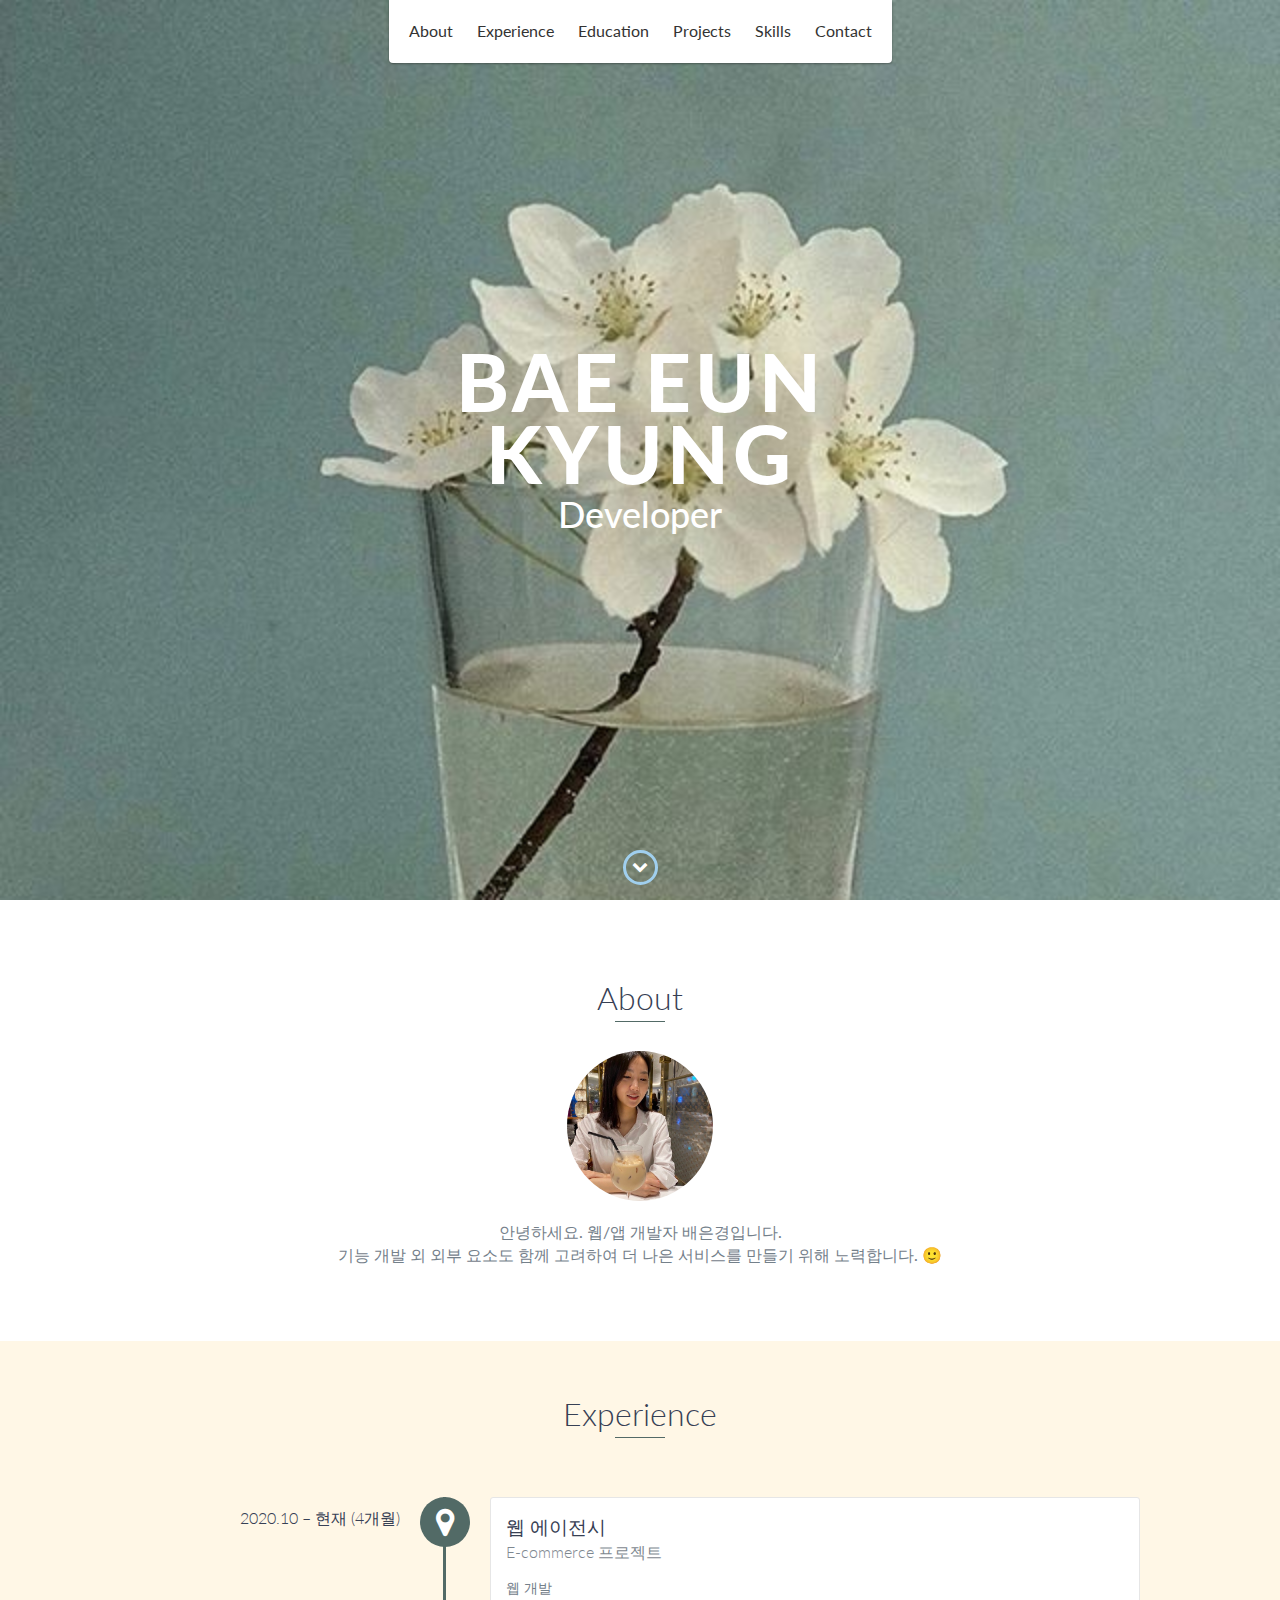
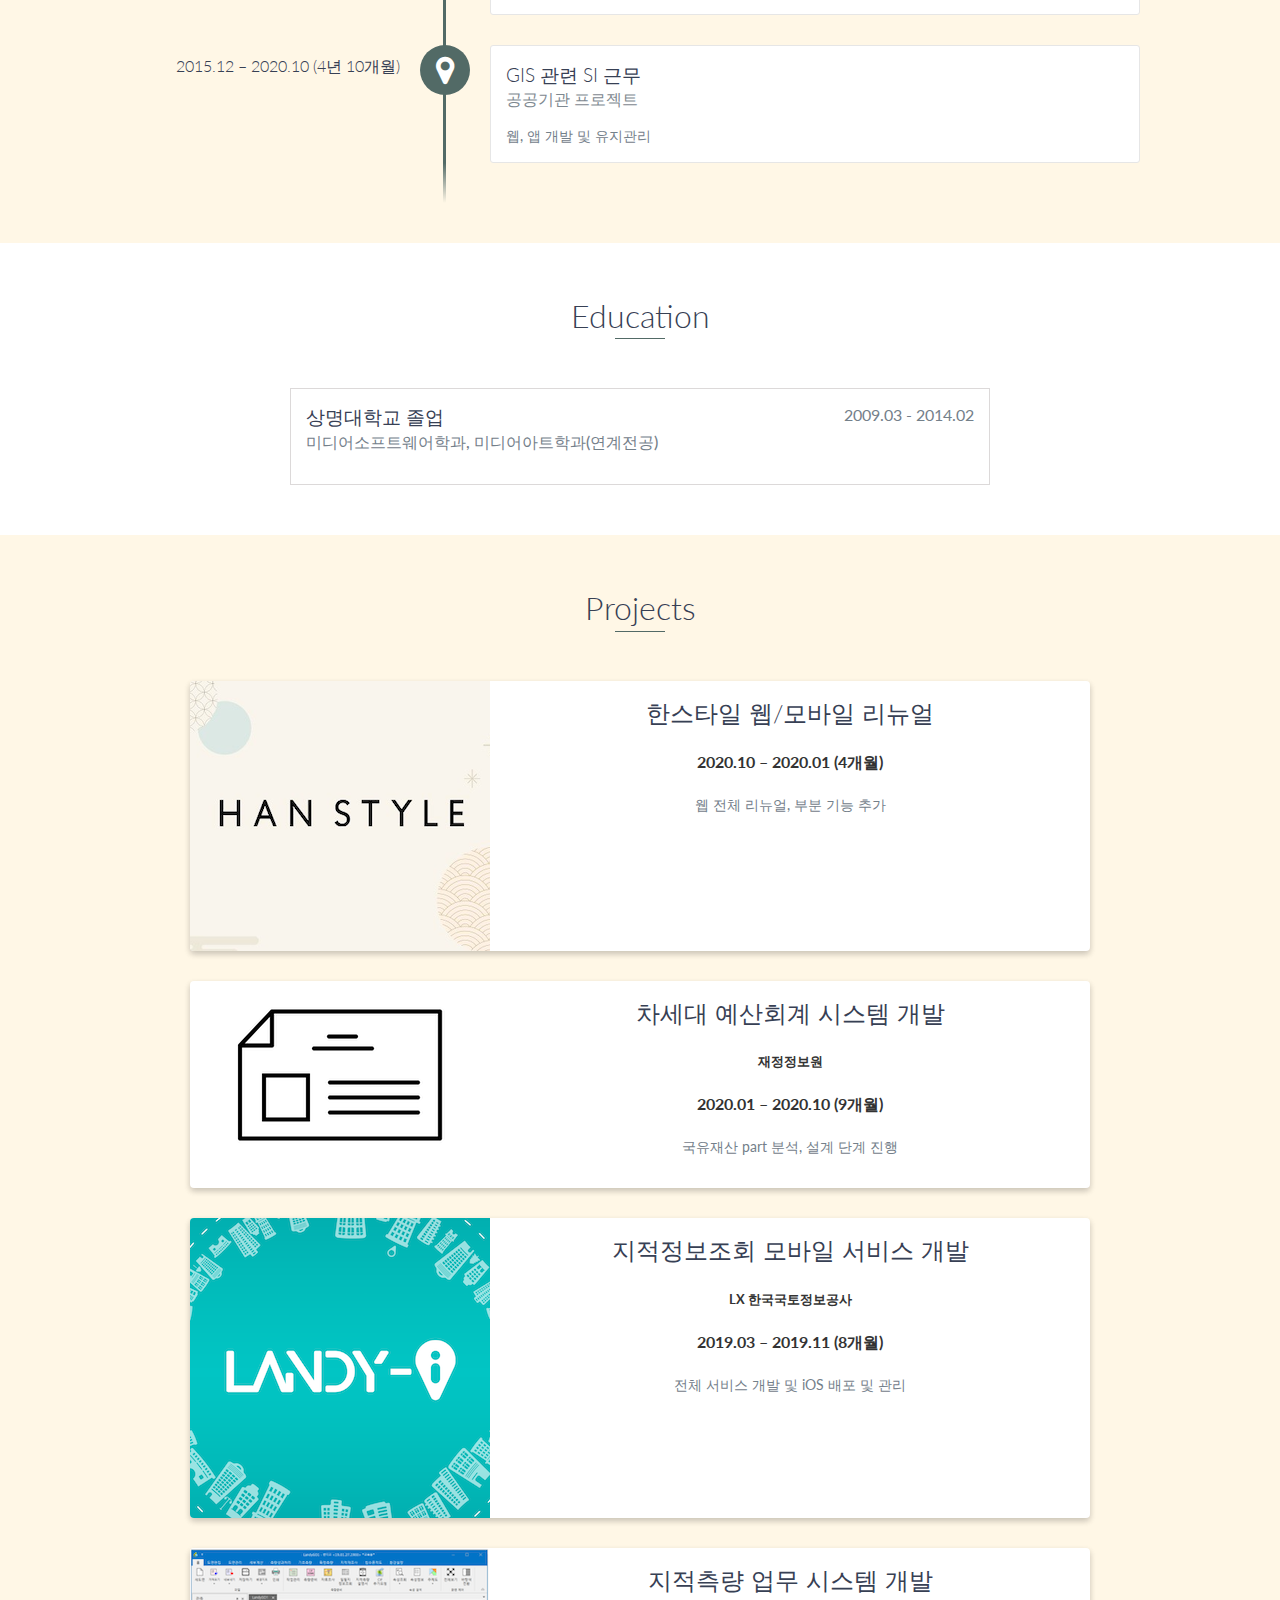
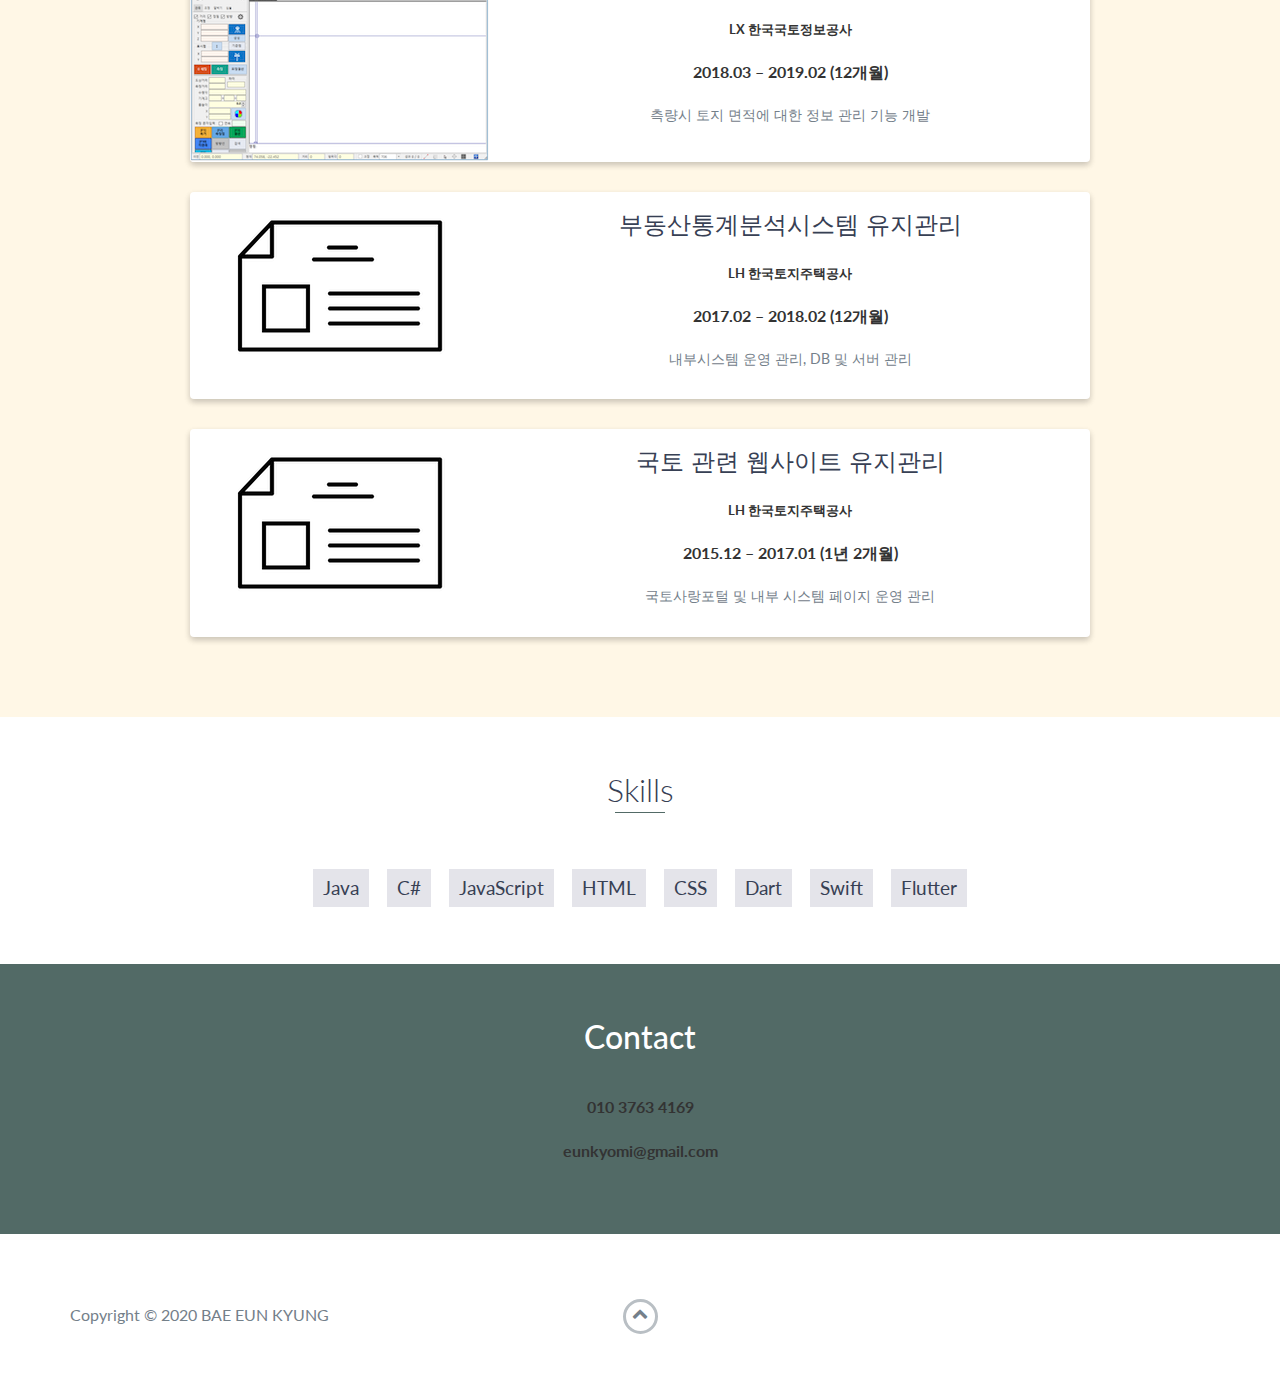
<file: index.html>
<!DOCTYPE html>
<html class="no-js" lang="en">

<head>
    <meta charset="utf-8">
    <meta http-equiv="X-UA-Compatible" content="IE=edge">
    <meta name="viewport" content="width=device-width, initial-scale=1">
    <title>BAE EUN KYUNG</title>
	<link rel="shortcut icon" href="favicon.ico" type="image/x-icon">
	<link rel="icon" href="favicon.ico" type="image/x-icon">
    <link href="https://fonts.googleapis.com/css?family=Lato:300,400,700,900" rel="stylesheet">
    <link rel="stylesheet" href="libs/font-awesome/css/font-awesome.min.css">
    <link href="css/bootstrap.min.css" rel="stylesheet">
    <link href="css/styles.css" rel="stylesheet">
</head>

<body>
    <div id="mobile-menu-open" class="shadow-large">
        <i class="fa fa-bars" aria-hidden="true"></i>
    </div>
    <!-- End #mobile-menu-toggle -->
    <header>
        <div id="mobile-menu-close">
            <span>Close</span> <i class="fa fa-times" aria-hidden="true"></i>
        </div>
        <ul id="menu" class="shadow">
            <li>
                <a href="#about">About</a>
            </li>
            <li>
                <a href="#experience">Experience</a>
            </li>
            <li>
                <a href="#education">Education</a>
            </li>
            <li>
                <a href="#projects">Projects</a>
            </li>
            <li>
                <a href="#skills">Skills</a>
            </li>
            <li>
                <a href="#contact">Contact</a>
            </li>
        </ul>
    </header>
    <!-- End header -->

    <div id="lead">
        <div id="lead-content">
            <h1>BAE EUN KYUNG</h1>
            <h2>Developer</h2>
            <!--<a href="#" class="btn-rounded-white">Download Resume</a>-->
        </div>
        <!-- End #lead-content -->

        <!--<div id="lead-overlay"></div>-->

        <div id="lead-down">
            <span>
                <i class="fa fa-chevron-down" aria-hidden="true"></i>
            </span>
        </div>
        <!-- End #lead-down -->
    </div>
    <!-- End #lead -->

    <div id="about">
        <h2 class="heading">About</h2>
        <div class="container">
          <img class="profile-image" src="images/profile.jpg" oncontextmenu="return false" style="-webkit-touch-callout:none"/>
            <p>
                안녕하세요. 웹/앱 개발자 배은경입니다. <br/>
                기능 개발 외 외부 요소도 함께 고려하여 더 나은 서비스를 만들기 위해 노력합니다. 🙂
            </p>
        </div>
    </div>
    <!-- End #about -->

    <div id="experience" class="background-alt">
        <h2 class="heading">Experience</h2>
        <div id="experience-timeline">
            <div data-date="2020.10 – 현재 (4개월)">
                <h3>웹 에이전시</h3>
                <h4>E-commerce 프로젝트</h4>
                <p>
                    웹 개발
                </p>
            </div>
            <div data-date="2015.12 – 2020.10 (4년 10개월)">
                <h3>GIS 관련 SI 근무</h3>
                <h4>공공기관 프로젝트</h4>
                <p>
                    웹, 앱 개발 및 유지관리
                </p>
            </div>

        </div>
    </div>
    <!-- End #experience -->

    <div id="education">
        <h2 class="heading">Education</h2>
        <div class="education-block">
            <h3>상명대학교 졸업</h3>
            <span class="education-date">2009.03 - 2014.02</span>
            <h4>미디어소프트웨어학과, 미디어아트학과(연계전공)</h4>
            <!--<p>
                Lorem ipsum dolor sit amet, consectetur adipiscing elit. Curabitur in iaculis ex. Etiam volutpat laoreet urna. Morbi ut tortor nec nulla commodo malesuada sit amet vel lacus. Fusce eget efficitur libero. Morbi dapibus porta quam laoreet placerat.
            </p>-->
        </div>
        <!-- End .education-block -->

        <!--<div class="education-block">
            <h3>University of Ottawa</h3>
            <span class="education-date">Sept 2016 - Sept 2017</span>
            <h4>Bachelor of Science in Computer Science</h4>
            <ul>
                <li>
                    Lorem ipsum dolor sit amet, consectetur adipiscing elit.
                </li>
                <li>
                    Lorem ipsum dolor sit amet, consectetur adipiscing elit.
                </li>
                <li>
                    Lorem ipsum dolor sit amet, consectetur adipiscing elit.
                </li>
            </ul>
        </div>-->
        <!-- End .education-block -->
    </div>
    <!-- End #education -->

    <div id="projects" class="background-alt">
        <h2 class="heading">Projects</h2>
        <div class="container">
            <div class="row">
                <div class="project shadow-large">
                    <div class="project-image">
                        <img src="images/project_hanstyle_1.png" />
                    </div>
                    <!-- End .project-image -->
                    <div class="project-info">
                        <h3>한스타일 웹/모바일 리뉴얼</h3>
                        <h4>2020.10 – 2020.01 (4개월)</h4>
                        <p>
                            웹 전체 리뉴얼, 부분 기능 추가
                        </p>
                        <!--<a href="./portfolio_project_1.html">View Project</a>-->
                    </div>
                    <!-- End .project-info -->
                </div>

                <div class="project shadow-large">
                    <div class="project-image">
                        <img src="images/project_noimage.png" />
                    </div>
                    <!-- End .project-image -->
                    <div class="project-info">
                        <h3>차세대 예산회계 시스템 개발</h3>
                        <h5>재정정보원</h5>
                        <h4>2020.01 – 2020.10 (9개월)</h4>
                        <p>
                            국유재산 part 분석, 설계 단계 진행
                        </p>
                        <!--<a href="./portfolio_project_1.html">View Project</a>-->
                    </div>
                    <!-- End .project-info -->
                </div>

                <div class="project shadow-large">
                    <div class="project-image">
                        <img src="images/project_1.png" />
                    </div>
                    <!-- End .project-image -->
                    <div class="project-info">
                        <h3>지적정보조회 모바일 서비스 개발</h3>
                        <h5>LX 한국국토정보공사</h5>
                        <h4>2019.03 – 2019.11 (8개월)</h4>
                        <p>
                            전체 서비스 개발 및 iOS 배포 및 관리
                        </p>
                        <!--<a href="./portfolio_project_1.html">View Project</a>-->
                    </div>
                    <!-- End .project-info -->
                </div>
                <!-- End .project -->

                <div class="project shadow-large">
                    <div class="project-image">
                        <img src="images/project_2.png" />
                    </div>
                    <!-- End .project-image -->
                    <div class="project-info">
                        <h3>지적측량 업무 시스템 개발</h3>
                        <h5>LX 한국국토정보공사</h5>
                        <h4>2018.03 – 2019.02 (12개월)</h4>
                        <p>
                          측량시 토지 면적에 대한 정보 관리 기능 개발
                        </p>
                        <!--<a href="#">View Project</a>-->
                    </div>
                    <!-- End .project-info -->
                </div>
                <!-- End .project -->

                <div class="project shadow-large">
                    <div class="project-image">
                        <img src="images/project_noimage.png" />
                    </div>
                    <!-- End .project-image -->
                    <div class="project-info">
                        <h3>부동산통계분석시스템 유지관리</h3>
                        <h5>LH 한국토지주택공사</h5>
                        <h4>2017.02 – 2018.02 (12개월)</h4>
                        <p>
                          내부시스템 운영 관리, DB 및 서버 관리
                        </p>
                        <!--<a href="#">View Project</a>-->
                    </div>
                    <!-- End .project-info -->
                </div>
                <!-- End .project -->

                <div class="project shadow-large">
                    <div class="project-image">
                        <img src="images/project_noimage.png" />
                    </div>
                    <!-- End .project-image -->
                    <div class="project-info">
                        <h3>국토 관련 웹사이트 유지관리</h3>
                        <h5>LH 한국토지주택공사</h5>
                        <h4>2015.12 – 2017.01 (1년 2개월)</h4>
                        <p>
                          국토사랑포털 및 내부 시스템 페이지 운영 관리
                        </p>
                        <!--<a href="#">View Project</a>-->
                    </div>
                    <!-- End .project-info -->
                </div>
                <!-- End .project -->
            </div>
        </div>
    </div>
    <!-- End #projects -->

    <div id="skills">
        <h2 class="heading">Skills</h2>
        <ul>
            <li>Java</li>
            <li>C#</li>
            <li>JavaScript</li>
            <li>HTML</li>
            <li>CSS</li>
            <li>Dart</li>
            <li>Swift</li>
            <li>Flutter</li>
        </ul>
    </div>
    <!-- End #skills -->

    <div id="contact">
        <h2 class="heading">Contact</h2>
        <div>
          <h4><a href="tel:+82-010-3763-4169">010 3763 4169</a></h4>
          <h4><a href="mailto:eunkyomi@gmail.com">eunkyomi@gmail.com</a></h4>
        </div>
        <!--<div id="contact-form">
            <form method="POST" action="https://formspree.io/email@email.com">
                <input type="hidden" name="_subject" value="Contact request from personal website" />
                <input type="email" name="_replyto" placeholder="Your email" required>
                <textarea name="message" placeholder="Your message" required></textarea>
                <button type="submit">Send</button>
            </form>
        </div>-->
        <!-- End #contact-form -->
    </div>
    <!-- End #contact -->

    <footer>
        <div class="container">
            <div class="row">
                <div class="col-sm-5 copyright">
                    <p>
                        Copyright &copy; 2020 BAE EUN KYUNG
                    </p>
                </div>
                <div class="col-sm-2 top">
                    <span id="to-top">
                        <i class="fa fa-chevron-up" aria-hidden="true"></i>
                    </span>
                </div>
                <!--<div class="col-sm-5 social">
                    <ul>
                        <li>
                            <a href="https://github.com/" target="_blank"><i class="fa fa-github" aria-hidden="true"></i></a>
                        </li>
                        <li>
                            <a href="https://stackoverflow.com/" target="_blank"><i class="fa fa-stack-overflow" aria-hidden="true"></i></a>
                        </li>
                        <li>
                            <a href="https://linkedin.com/" target="_blank"><i class="fa fa-linkedin" aria-hidden="true"></i></a>
                        </li>
                        <li>
                            <a href="https://www.facebook.com/" target="_blank"><i class="fa fa-facebook" aria-hidden="true"></i></a>
                        </li>
                        <li>
                            <a href="https://twitter.com/" target="_blank"><i class="fa fa-twitter" aria-hidden="true"></i></a>
                        </li>
                        <li>
                            <a href="https://plus.google.com/" target="_blank"><i class="fa fa-google-plus" aria-hidden="true"></i></a>
                        </li>
                    </ul>
                </div>-->
            </div>
        </div>
    </footer>
    <!-- End footer -->

    <script src="https://ajax.googleapis.com/ajax/libs/jquery/1.12.4/jquery.min.js"></script>
    <script src="js/scripts.min.js"></script>
</body>

</html>
</file>
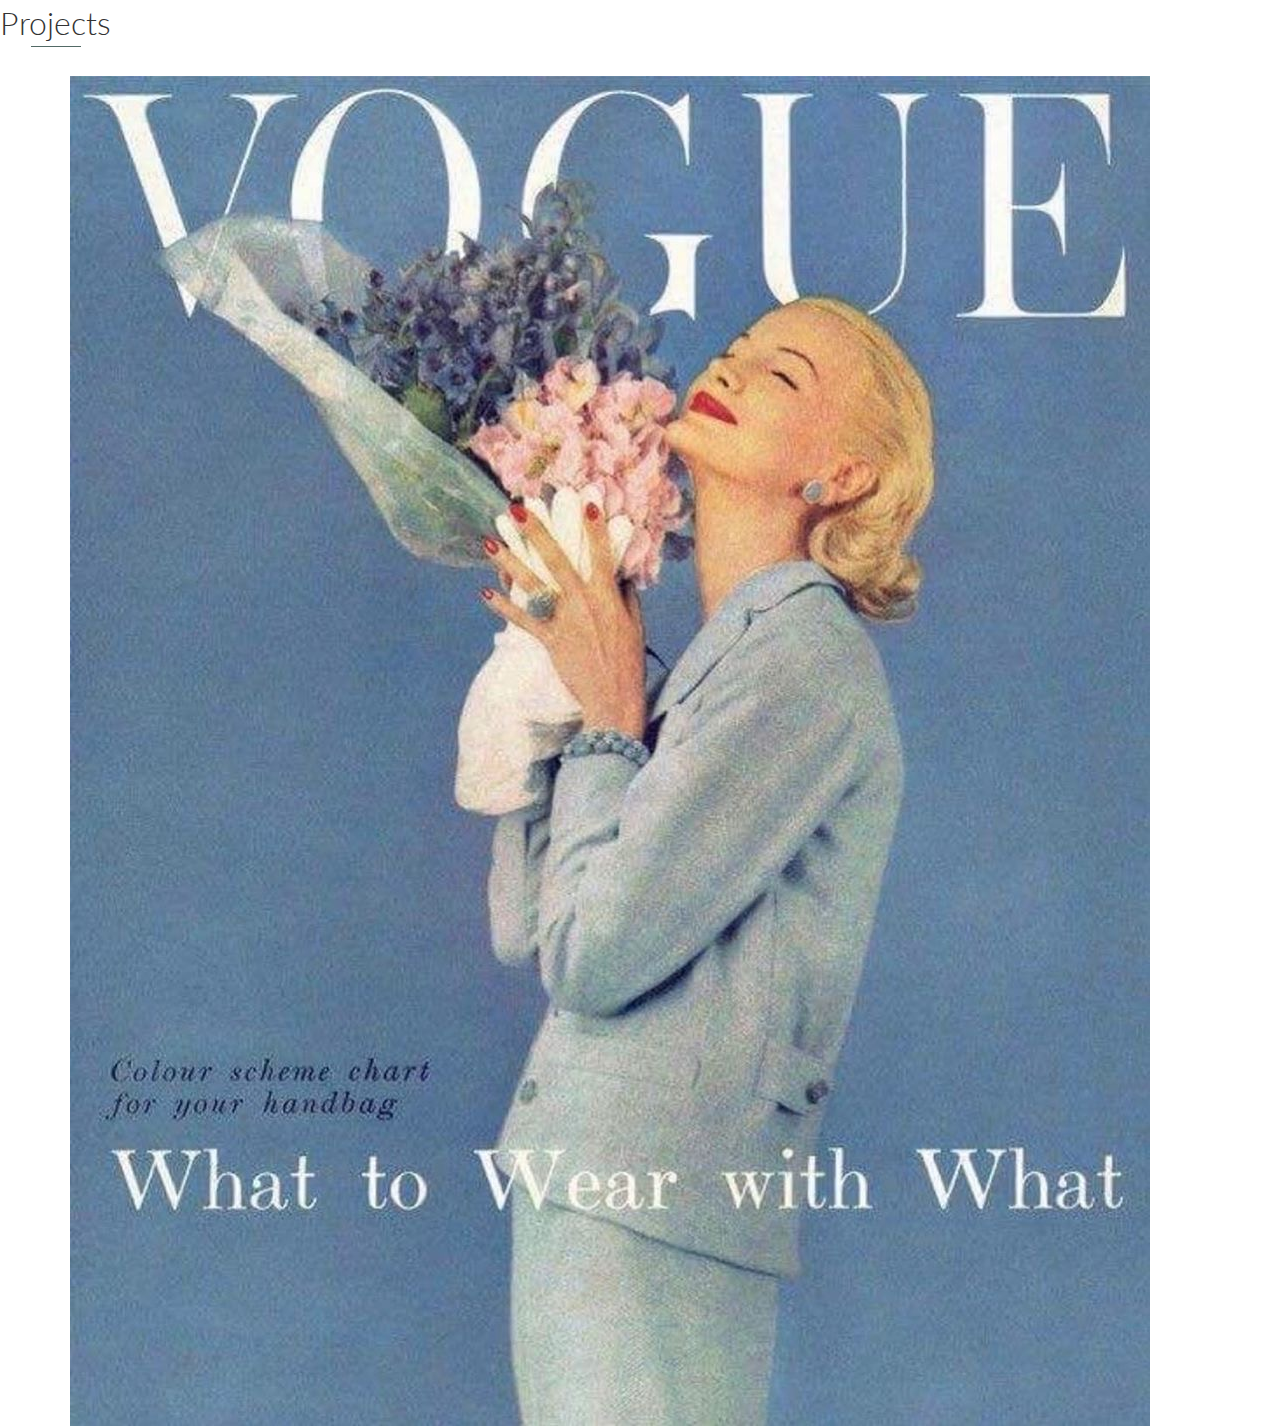
<file: portfolio_project_1.html>
<!DOCTYPE html>
<html class="no-js" lang="en">

<head>
    <meta charset="utf-8">
    <meta http-equiv="X-UA-Compatible" content="IE=edge">
    <meta name="viewport" content="width=device-width, initial-scale=1">
    <title>My Portfolio</title>
	<link rel="shortcut icon" href="favicon.ico" type="image/x-icon">
	<link rel="icon" href="favicon.ico" type="image/x-icon">
    <link href="https://fonts.googleapis.com/css?family=Lato:300,400,700,900" rel="stylesheet">
    <link rel="stylesheet" href="libs/font-awesome/css/font-awesome.min.css">
    <link href="css/bootstrap.min.css" rel="stylesheet">
    <link href="css/styles.css" rel="stylesheet">
</head>

<body>
  <div class="projects">
      <h2 class="heading">Projects</h2>
      <div class="container">
        <img src="images/lead-bg_2.JPG" />

      </div>
  </div>


</html>
</file>
<file: css/styles.css>
/*!
    Title: Dev Portfolio Template
    Version: 1.2.2
    Last Change: 03/25/2020
    Author: Ryan Fitzgerald
    Repo: https://github.com/RyanFitzgerald/devportfolio-template
    Issues: https://github.com/RyanFitzgerald/devportfolio-template/issues

    Description: This file contains all the styles associated with the page
    that don't come from third party libraries. This file gets compiled using
    Gulp and send to the /css folder which is then loaded on the page.
*/body{font-family:'Lato', sans-serif;font-size:16px}body.active{overflow:hidden;z-index:-1}.no-js #experience-timeline>div{background:#fff;padding:10px;margin-bottom:10px;border:1px solid #dcd9d9}.no-js #experience-timeline>div h3{font-size:1.5em;font-weight:300;color:#374054;display:inline-block;margin:0}.no-js #experience-timeline>div h4{font-size:1.2em;font-weight:300;color:#7e8890;margin:0 0 15px 0}.no-js #experience-timeline>div p{color:#74808a;font-size:0.9em;margin:0}.no-js #experience-timeline:before,.no-js #experience-timeline:after{content:none}@keyframes dropHeader{0%{transform:translateY(-100%)}100%{transform:translateY(0)}}header{position:absolute;top:0;left:0;right:0;text-align:center;z-index:10;animation-name:dropHeader;animation-iteration-count:1;animation-timing-function:ease;animation-duration:0.75s}header ul{display:inline-block;background:#fff;text-align:center;padding:10px;margin:0;border-bottom-right-radius:4px;border-bottom-left-radius:4px}header li{display:inline-block}header a{display:block;color:#526a66;padding:10px}header a:hover{color:#217dbb;text-decoration:none;background:#eee;border-radius:4px}header a:focus{color:#526a66;text-decoration:none}header.active{display:block}header.sticky{position:fixed;z-index:999}#menu.active{display:block}#mobile-menu-open{display:none;cursor:pointer;position:fixed;right:15px;top:10px;color:#526a66;font-size:1.5em;z-index:20;padding:0 7px;border-radius:4px;background:#fff}#mobile-menu-close{display:none;text-align:right;width:100%;background:#fff;font-size:1.5em;padding-right:15px;padding-top:10px;cursor:pointer;color:#526a66}#mobile-menu-close span{font-size:0.5em;text-transform:uppercase}#mobile-menu-close i{vertical-align:middle}footer{padding:50px 0}.copyright{padding-top:20px}.copyright p{margin:0;color:#74808a}.top{text-align:center}.top span{cursor:pointer;display:block;margin:15px auto 0 auto;width:35px;height:35px;border-radius:50%;border:3px solid #b9bfc4;text-align:center}.top i{color:#74808a}.social{text-align:right}.social ul{margin:5px 0 0 0;padding:0}.social li{display:inline-block;font-size:1.25em;list-style:none}.social a{display:block;color:#74808a;padding:10px}.social a:hover{color:#f2f2f2}.btn-rounded-white{display:inline-block;color:#fff;padding:15px 25px;border:3px solid #fff;border-radius:30px;transition:.5s ease all}.btn-rounded-white:hover{color:#526a66;background:#fff;text-decoration:none}.shadow{box-shadow:0 1px 3px rgba(0,0,0,0.12),0 1px 2px rgba(0,0,0,0.24)}.shadow-large{box-shadow:0 3px 6px rgba(0,0,0,0.08),0 3px 6px rgba(0,0,0,0.15)}.heading{position:relative;display:inline-block;font-size:2em;font-weight:300;margin:0 0 30px 0}.heading:after{position:absolute;content:'';top:100%;height:1px;width:50px;left:0;right:0;margin:0 auto;background:#526a66}.background-alt{background:#fff7e6}#lead{position:relative;height:100vh;min-height:500px;max-height:1080px;background:url(../images/lead-bg.jpg);background-size:cover;padding:15px;overflow:hidden}#lead-content{position:absolute;z-index:10;top:50%;left:50%;transform:translate(-50%, -50%);text-align:center}#lead-content h1,#lead-content h2{margin:0}#lead-content h1{color:#fff;font-weight:900;font-size:5em;text-transform:uppercase;letter-spacing:0.05em;line-height:0.9em}#lead-content h2{color:#fff;font-weight:500;font-size:2.25em;margin-bottom:15px}#lead-overlay{position:absolute;height:100%;width:100%;top:0;right:0;bottom:0;left:0;background:rgba(33,125,187,0.8);z-index:1}#lead-down{position:absolute;left:0;right:0;width:100%;text-align:center;z-index:10;bottom:15px;color:#fff}#lead-down span{cursor:pointer;display:block;margin:0 auto;width:35px;height:35px;border-radius:50%;border:3px solid #a0cfee;text-align:center}#lead-down i{animation:pulsate 1.5s ease;animation-iteration-count:infinite;padding-top:5px}@keyframes pulsate{0%{transform:scale(1, 1)}50%{transform:scale(1.2, 1.2)}100%{transform:scale(1, 1)}}#about{padding:75px 15px;text-align:center;}#about h2{color:#374054;}#about p{color:#74808a;margin:0}#experience{padding:50px 15px;text-align:center;}.profile-image{height:150px;border-radius:50%;margin-bottom:20px;}#experience h2{color:#374054}#experience-timeline{margin:30px auto 0 auto;position:relative;max-width:1000px}#experience-timeline:before{position:absolute;content:'';top:0;bottom:0;left:303px;right:auto;height:100%;width:3px;background:#526a66;z-index:0}#experience-timeline:after{position:absolute;content:'';width:3px;height:40px;background:#526a66;background:linear-gradient(to bottom, #526a66, rgba(52,152,219,0));top:100%;left:303px}.vtimeline-content{margin-left:350px;background:#fff;border:1px solid #e6e6e6;padding:15px;border-radius:3px;text-align:left}.vtimeline-content h3{font-size:1.2em;font-weight:300;color:#374054;display:inline-block;margin:0}.vtimeline-content h4{font-size:1.0em;font-weight:300;color:#7e8890;margin:0 0 15px 0}.vtimeline-content p{color:#74808a;font-size:0.9em;margin:0}.vtimeline-point{position:relative;display:block;vertical-align:top;margin-bottom:30px}.vtimeline-icon{position:relative;color:#fff;width:50px;height:50px;background:#526a66;border-radius:50%;float:left;z-index:99;margin-left:280px}.vtimeline-icon i{display:block;font-size:2em;margin-top:10px}.vtimeline-date{width:260px;text-align:right;position:absolute;left:0;top:10px;font-weight:300;color:#374054}#education{padding:50px 15px 20px 15px;text-align:center}#education h2{color:#374054;margin-bottom:50px}.education-block{max-width:700px;margin:0 auto 30px auto;padding:15px;border:1px solid #dcd9d9;text-align:left}.education-block h3{font-weight:500;float:left;margin:0;color:#374054}.education-block span{color:#74808a;float:right}.education-block h4{color:#74808a;clear:both;font-weight:500;margin:0 0 15px 0}.education-block p,.education-block ul{margin:0;color:#74808a;font-size:0.9em}.education-block ul{padding:0 0 0 15px}#projects{padding:50px 15px;text-align:center}#projects h2{color:#374054;margin-bottom:50px}.project{position:relative;max-width:900px;margin:0 auto 30px auto;overflow:hidden;background:#fff;border-radius:4px}.project-image{float:left}.project-info{position:relative;top:auto;margin-left:300px;padding:15px}.project-info h3{font-size:1.5em;font-weight:300;color:#374054;margin:0 0 15px 0;}.project-info p{color:#74808a;margin:0 0 15px 0;font-size:0.9em}.no-image .project-info{position:relative;margin:0;padding:30px 15px;transform:none}#more-projects{display:none}#skills{padding:50px 15px;text-align:center}#skills h2{color:#374054;margin-bottom:50px}#skills ul{display:block;margin:0 auto;padding:0;max-width:800px}#skills li{display:inline-block;margin:7px;padding:5px 10px;color:#374054;background:#e4e4ea;list-style:none;cursor:default;font-size:1.2em}#contact{padding:50px 15px;background:#526a66;text-align:center}#contact h2{margin:0 0 15px 0;color:#fff;font-weight:500} a:link{color:#333333;} #contact-form{max-width:500px;margin:0 auto}#contact-form input,#contact-form textarea{display:block;width:100%;padding:10px;border-radius:4px;border:none;margin-bottom:10px;background:#1d6fa5;color:#fff;transition:.5s ease all}#contact-form input::-webkit-input-placeholder,#contact-form textarea::-webkit-input-placeholder{color:#fff}#contact-form input:-moz-placeholder,#contact-form textarea:-moz-placeholder{color:#fff;opacity:1}#contact-form input::-moz-placeholder,#contact-form textarea::-moz-placeholder{color:#fff;opacity:1}#contact-form input:-ms-input-placeholder,#contact-form textarea:-ms-input-placeholder{color:#fff}#contact-form input:focus,#contact-form textarea:focus{outline:none;background:#16527a}#contact-form textarea{height:150px;resize:none}#contact-form button{display:block;width:100%;background:#fff;border-radius:4px;padding:5px 10px;border:none;color:#526a66;font-weight:700;box-shadow:0 1px 3px rgba(0,0,0,0.12),0 1px 2px rgba(0,0,0,0.24);transition:.5s ease all}#contact-form button:hover{box-shadow:0 10px 20px rgba(0,0,0,0.19),0 6px 6px rgba(0,0,0,0.23)}.optional-section{padding:50px 15px;text-align:center;border-top:1px solid #dcd9d9}.optional-section h2{color:#374054}.optional-section-block{max-width:700px;margin:0 auto 30px auto;padding:15px;border:1px solid #dcd9d9;background:#fff;text-align:left}.optional-section-block h3{font-weight:500;margin:0 0 15px 0;color:#374054}.optional-section-block h4{color:#74808a;clear:both;font-weight:500;margin:0 0 15px 0}.optional-section-block p,.optional-section-block ul{margin:0 0 15px 0;color:#74808a;font-size:0.9em}.optional-section-block ul{padding:0 0 0 15px}@media only screen and (max-width: 750px){#experience-timeline:before,#experience-timeline:after{left:23px}.vtimeline-date{width:auto;text-align:left;position:relative;margin-bottom:15px;display:block;margin-left:70px}.vtimeline-icon{margin-left:0}.vtimeline-content{margin-left:70px}}@media only screen and (max-width: 992px){#lead{height:auto;min-height:auto;max-height:auto;padding:100px 15px}#lead-content{position:relative;transform:none;left:auto;top:auto}#lead-content h1{font-size:3em}#lead-content h2{font-size:1.75em}#about{text-align:center}#about p{text-align:left}}@media only screen and (max-width: 768px){header{position:fixed;display:none;z-index:999;animation:none;bottom:0;height:100%}#mobile-menu-open,#mobile-menu-close{display:block}#menu{height:100%;overflow-y:auto;box-shadow:none;border-radius:0;width:100%}#menu li{display:block;margin-bottom:10px}#lead-content h1{font-size:2em}#lead-content h2{font-size:1.3em}#lead-content a{padding:10px 20px}#lead-down{display:none}.education-block h3,.education-block span{float:none}.project-image{display:none}.project-info{position:relative;margin:0;padding:30px 15px;top:auto;transform:none}footer{text-align:center}.social{text-align:center}}@media only screen and (max-width: 480px){#lead-content h1{font-size:1.5em}#lead-content h2{font-size:1em}#lead-content a{font-size:0.9em;padding:5px 10px}}
</file>
